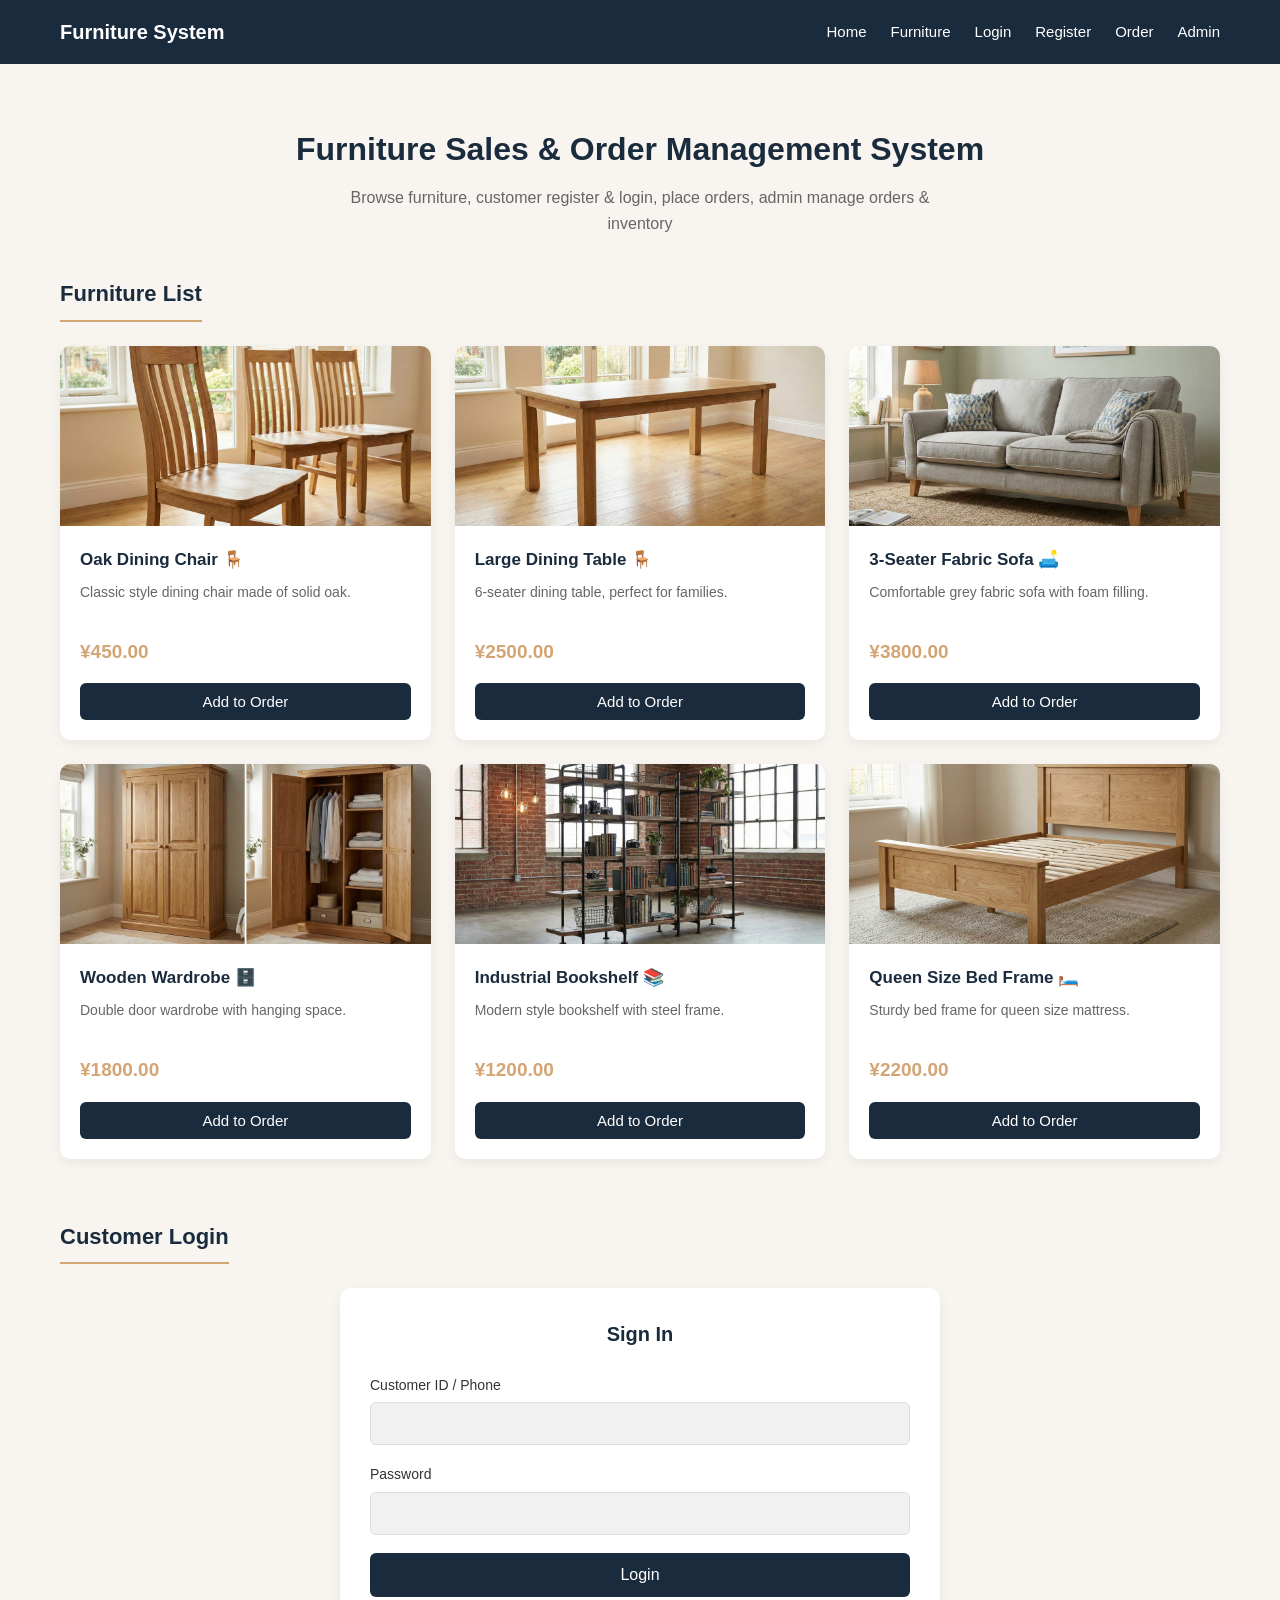
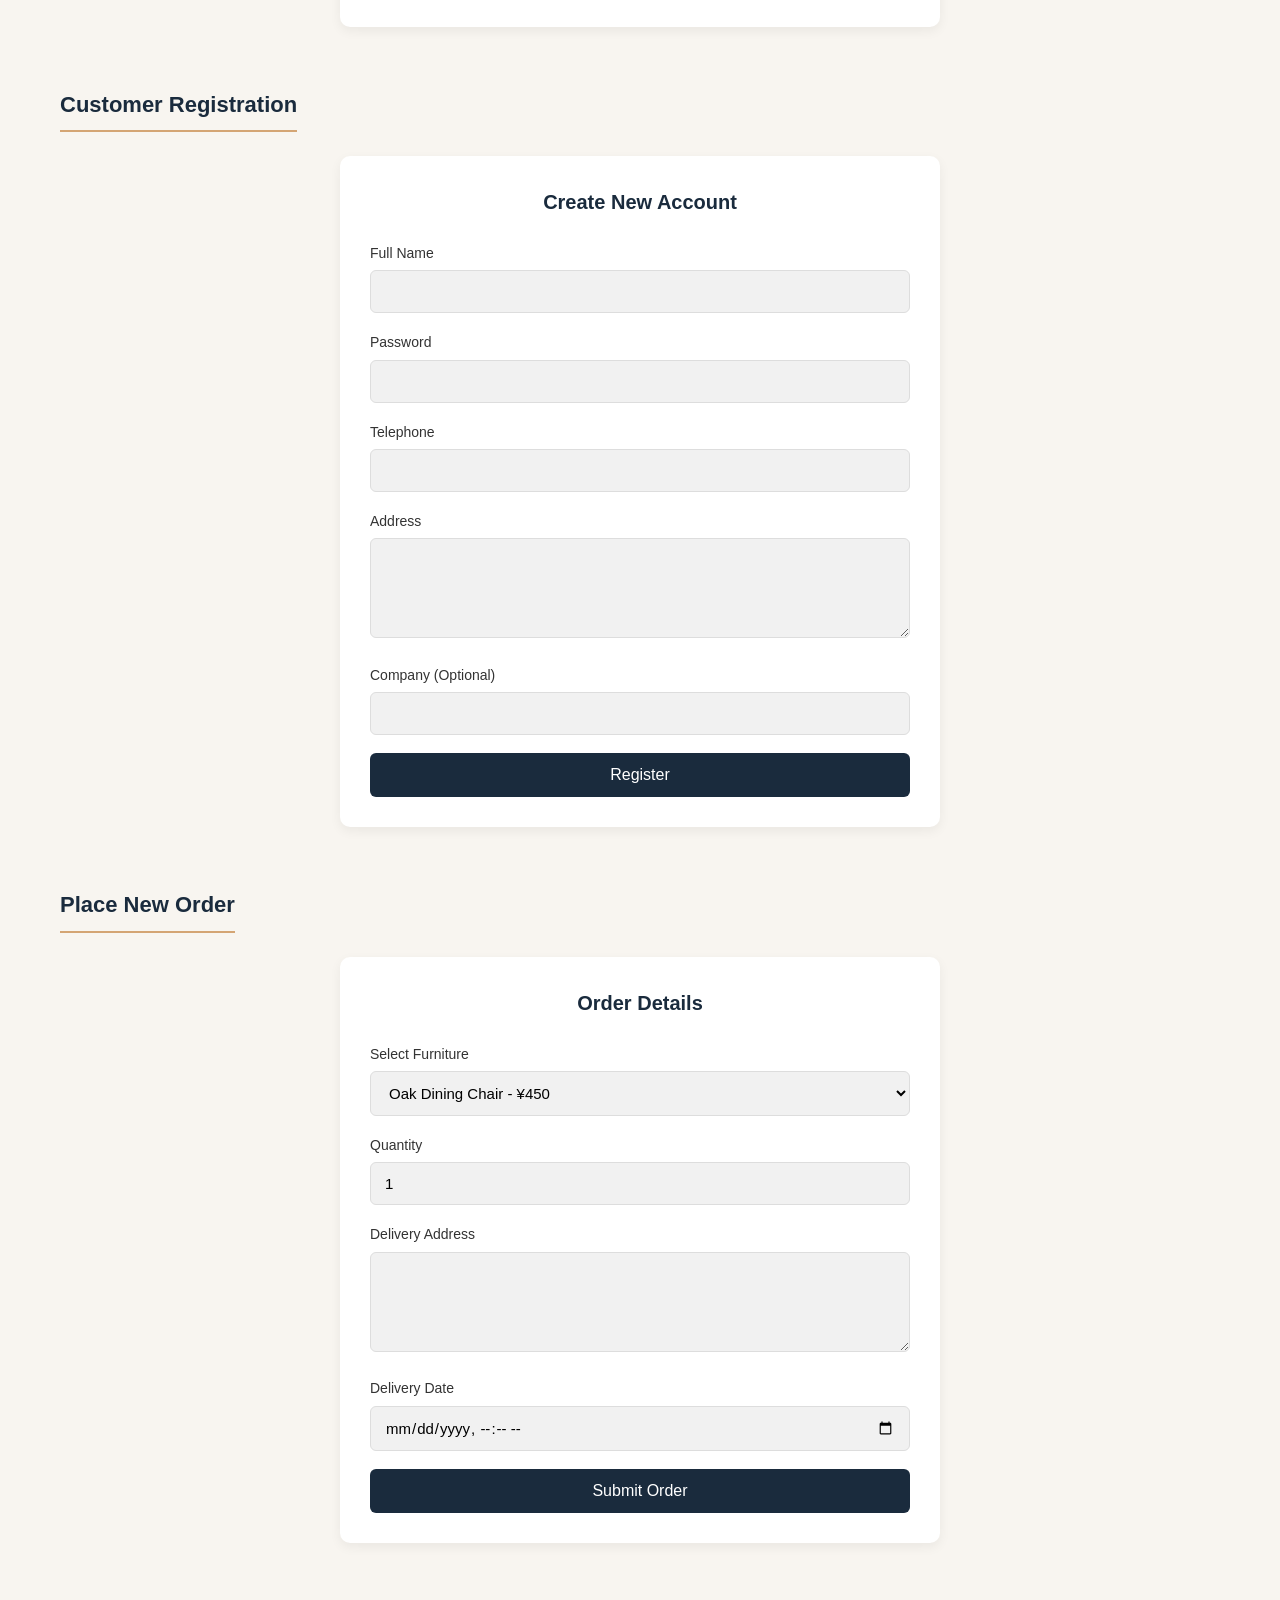
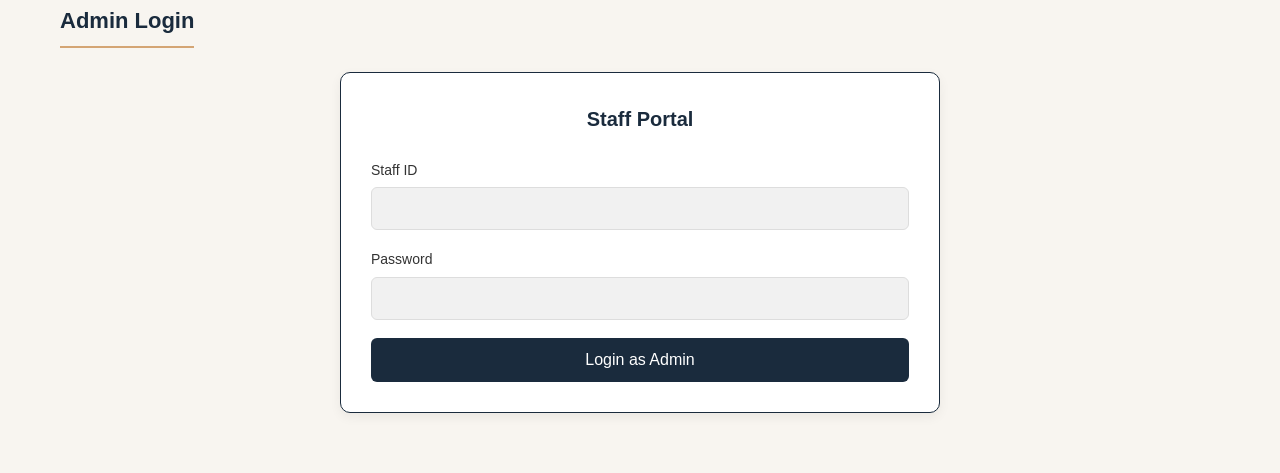
<file: 廢棄版本的參考文件/第一版/index.html>
<!DOCTYPE html>
<html lang="en">
<head>
  <meta charset="UTF-8">
  <meta name="viewport" content="width=device-width, initial-scale=1.0">
  <title>Furniture Sales Management System</title>
  <style>
    * {
      margin: 0;
      padding: 0;
      box-sizing: border-box;
      font-family: 'Segoe UI', Roboto, Helvetica, Arial, sans-serif;
    }

    :root {
      --primary: #1a2b3d;
      --secondary: #d4a574;
      --light: #f8f5f0;
      --white: #fff;
      --gray: #666;
      --light-gray: #f1f1f1;
      --radius: 10px;
      --shadow: 0 4px 12px rgba(0,0,0,0.06);
      --transition: 0.3s ease;
    }

    body {
      background: var(--light);
      color: #333;
      line-height: 1.6;
    }

    .container {
      max-width: 1200px;
      margin: 0 auto;
      padding: 0 20px;
    }

    nav {
      background: var(--primary);
      padding: 16px 0;
      position: sticky;
      top: 0;
      z-index: 99;
    }

    .nav-inner {
      display: flex;
      justify-content: space-between;
      align-items: center;
    }

    .logo {
      color: var(--white);
      font-size: 20px;
      font-weight: 600;
    }

    .nav-links {
      display: flex;
      gap: 24px;
      list-style: none;
    }

    .nav-links a {
      color: var(--white);
      text-decoration: none;
      font-size: 15px;
      transition: var(--transition);
    }

    .nav-links a:hover {
      color: var(--secondary);
    }

    .hero {
      text-align: center;
      padding: 60px 0 40px;
    }

    .hero h1 {
      font-size: 32px;
      color: var(--primary);
      margin-bottom: 10px;
    }

    .hero p {
      color: var(--gray);
      max-width: 600px;
      margin: 0 auto;
    }

    .section {
      margin-bottom: 60px;
    }

    .section-title {
      font-size: 22px;
      font-weight: 600;
      color: var(--primary);
      margin-bottom: 24px;
      padding-bottom: 8px;
      border-bottom: 2px solid var(--secondary);
      display: inline-block;
    }

    .furniture-grid {
      display: grid;
      grid-template-columns: repeat(auto-fill, minmax(280px, 1fr));
      gap: 24px;
    }

    .card {
      background: var(--white);
      border-radius: var(--radius);
      overflow: hidden;
      box-shadow: var(--shadow);
      transition: var(--transition);
    }

    .card:hover {
      transform: translateY(-6px);
      box-shadow: 0 8px 20px rgba(0,0,0,0.08);
    }

    .card-img {
      /*width: 100%;*/
      /*height: 180px;*/
      /*object-fit: cover;*/
      /*background: #eae2d8;*/
      /*display: grid;*/
      /*place-items: center;*/
      /*font-size: 40px;*/
      /*color: var(--primary);*/
      height: 180px;
      overflow: hidden; /* 防止图片溢出容器 */
    }

    .card-img img {
      width: 100%;
      height: 100%;
      object-fit: cover; /* 保持比例，填满容器，超出部分裁剪 */
    }

    .card-body {
      padding: 20px;
    }

    .card-title {
      font-size: 17px;
      font-weight: 600;
      margin-bottom: 8px;
      color: var(--primary);
    }

    .card-desc {
      font-size: 14px;
      color: var(--gray);
      height: 44px;
      overflow: hidden;
      margin-bottom: 12px;
    }

    .card-price {
      font-size: 19px;
      font-weight: 700;
      color: var(--secondary);
      margin-bottom: 16px;
    }

    .card-btn {
      display: block;
      width: 100%;
      padding: 10px;
      background: var(--primary);
      color: var(--white);
      text-align: center;
      border: none;
      border-radius: 6px;
      cursor: pointer;
      transition: var(--transition);
      font-size: 15px;
    }

    .card-btn:hover {
      background: var(--secondary);
      color: var(--primary);
    }

    .form-box {
      background: var(--white);
      max-width: 600px;
      margin: 0 auto;
      padding: 30px;
      border-radius: var(--radius);
      box-shadow: var(--shadow);
    }

    .form-title {
      font-size: 20px;
      font-weight: 600;
      text-align: center;
      margin-bottom: 24px;
      color: var(--primary);
    }

    .form-group {
      margin-bottom: 18px;
    }

    .form-group label {
      display: block;
      margin-bottom: 6px;
      font-size: 14px;
      font-weight: 500;
    }

    .form-control {
      width: 100%;
      padding: 12px 14px;
      border: 1px solid #ddd;
      border-radius: 6px;
      font-size: 15px;
      background: var(--light-gray);
      transition: var(--transition);
    }

    .form-control:focus {
      outline: none;
      border-color: var(--secondary);
      background: var(--white);
    }

    textarea.form-control {
      min-height: 100px;
      resize: vertical;
    }

    .btn-submit {
      width: 100%;
      padding: 13px;
      background: var(--primary);
      color: var(--white);
      border: none;
      border-radius: 6px;
      font-size: 16px;
      font-weight: 500;
      cursor: pointer;
      transition: var(--transition);
    }

    .btn-submit:hover {
      background: var(--secondary);
      color: #111;
    }

    .admin-box {
      border: 1px solid var(--primary);
    }

    @media (max-width: 768px) {
      .nav-inner {
        flex-direction: column;
        gap: 12px;
      }
      .nav-links {
        flex-wrap: wrap;
        justify-content: center;
        gap: 14px;
      }
      .hero h1 {
        font-size: 26px;
      }
    }
  </style>
</head>
<body>

<nav>
  <div class="container nav-inner">
    <div class="logo">Furniture System</div>
    <ul class="nav-links">
      <li><a href="#home">Home</a></li>
      <li><a href="#furniture">Furniture</a></li>
      <li><a href="#login">Login</a></li>
      <li><a href="#register">Register</a></li>
      <li><a href="#order">Order</a></li>
      <li><a href="#admin">Admin</a></li>
    </ul>
  </div>
</nav>

<div class="container">
  <section class="hero" id="home">
    <h1>Furniture Sales & Order Management System</h1>
    <p>Browse furniture, customer register & login, place orders, admin manage orders & inventory</p>
  </section>

  <!-- Furniture List -->
  <section class="section" id="furniture">
    <h2 class="section-title">Furniture List</h2>
    <div class="furniture-grid">

      <div class="card">
        <div class="card-img">
          <img src="Sample_furntiure_images/1.png" alt="Oak Dining Chair">
        </div>
        <div class="card-body">
          <h3 class="card-title">Oak Dining Chair 🪑</h3>
          <p class="card-desc">Classic style dining chair made of solid oak.</p>
          <div class="card-price">¥450.00</div>
          <button class="card-btn">Add to Order</button>
        </div>
      </div>

      <div class="card">
        <div class="card-img">
          <img src="Sample_furntiure_images/2.png" alt="Large Dining Table">
        </div>
        <div class="card-body">
          <h3 class="card-title">Large Dining Table 🪑</h3>
          <p class="card-desc">6-seater dining table, perfect for families.</p>
          <div class="card-price">¥2500.00</div>
          <button class="card-btn">Add to Order</button>
        </div>
      </div>

      <div class="card">
        <div class="card-img">
          <img src="Sample_furntiure_images/3.png" alt="3-Seater Fabric Sofa">
        </div>
        <div class="card-body">
          <h3 class="card-title">3-Seater Fabric Sofa 🛋️</h3>
          <p class="card-desc">Comfortable grey fabric sofa with foam filling.</p>
          <div class="card-price">¥3800.00</div>
          <button class="card-btn">Add to Order</button>
        </div>
      </div>

      <div class="card">
        <div class="card-img"><img src="Sample_furntiure_images/4.png" alt="Wooden Wardrobe">
        </div>
        <div class="card-body">
          <h3 class="card-title">Wooden Wardrobe ️🗄️</h3>
          <p class="card-desc">Double door wardrobe with hanging space.</p>
          <div class="card-price">¥1800.00</div>
          <button class="card-btn">Add to Order</button>
        </div>
      </div>

      <div class="card">
        <div class="card-img"><img src="Sample_furntiure_images/5.png" alt="Industrial Bookshelf">
        </div>
        <div class="card-body">
          <h3 class="card-title">Industrial Bookshelf 📚</h3>
          <p class="card-desc">Modern style bookshelf with steel frame.</p>
          <div class="card-price">¥1200.00</div>
          <button class="card-btn">Add to Order</button>
        </div>
      </div>

      <div class="card">
        <div class="card-img"><img src="Sample_furntiure_images/6.png" alt="Queen Size Bed Frame">
        </div>
        <div class="card-body">
          <h3 class="card-title">Queen Size Bed Frame 🛏️</h3>
          <p class="card-desc">Sturdy bed frame for queen size mattress.</p>
          <div class="card-price">¥2200.00</div>
          <button class="card-btn">Add to Order</button>
        </div>
      </div>

    </div>
  </section>

  <!-- Customer Login -->
  <section class="section" id="login">
    <h2 class="section-title">Customer Login</h2>
    <div class="form-box">
      <h3 class="form-title">Sign In</h3>
      <form action="login.php" method="post">
        <div class="form-group">
          <label>Customer ID / Phone</label>
          <input type="text" class="form-control" name="cid" required>
        </div>
        <div class="form-group">
          <label>Password</label>
          <input type="password" class="form-control" name="cpassword" required>
        </div>
        <button type="submit" class="btn-submit">Login</button>
      </form>
    </div>
  </section>

  <!-- Customer Register -->
  <section class="section" id="register">
    <h2 class="section-title">Customer Registration</h2>
    <div class="form-box">
      <h3 class="form-title">Create New Account</h3>
      <form action="register.php" method="post">
        <div class="form-group">
          <label>Full Name</label>
          <input type="text" class="form-control" name="cname" required>
        </div>
        <div class="form-group">
          <label>Password</label>
          <input type="password" class="form-control" name="cpassword" required>
        </div>
        <div class="form-group">
          <label>Telephone</label>
          <input type="text" class="form-control" name="ctel" required>
        </div>
        <div class="form-group">
          <label>Address</label>
          <textarea class="form-control" name="caddr" required></textarea>
        </div>
        <div class="form-group">
          <label>Company (Optional)</label>
          <input type="text" class="form-control" name="company">
        </div>
        <button type="submit" class="btn-submit">Register</button>
      </form>
    </div>
  </section>

  <!-- Place Order -->
  <section class="section" id="order">
    <h2 class="section-title">Place New Order</h2>
    <div class="form-box">
      <h3 class="form-title">Order Details</h3>
      <form action="order.php" method="post">
        <div class="form-group">
          <label>Select Furniture</label>
          <select class="form-control" name="fid" required>
            <option value="1">Oak Dining Chair - ¥450</option>
            <option value="2">Large Dining Table - ¥2500</option>
            <option value="3">3-Seater Fabric Sofa - ¥3800</option>
            <option value="4">Wooden Wardrobe - ¥1800</option>
            <option value="5">Industrial Bookshelf - ¥1200</option>
            <option value="6">Queen Size Bed Frame - ¥2200</option>
          </select>
        </div>
        <div class="form-group">
          <label>Quantity</label>
          <input type="number" class="form-control" name="oqty" min="1" value="1" required>
        </div>
        <div class="form-group">
          <label>Delivery Address</label>
          <textarea class="form-control" name="odeliveraddress" required></textarea>
        </div>
        <div class="form-group">
          <label>Delivery Date</label>
          <input type="datetime-local" class="form-control" name="odeliverydate" required>
        </div>
        <button type="submit" class="btn-submit">Submit Order</button>
      </form>
    </div>
  </section>

  <!-- Admin Login -->
  <section class="section" id="admin">
    <h2 class="section-title">Admin Login</h2>
    <div class="form-box admin-box">
      <h3 class="form-title">Staff Portal</h3>
      <form action="admin.php" method="post">
        <div class="form-group">
          <label>Staff ID</label>
          <input type="text" class="form-control" name="sid" required>
        </div>
        <div class="form-group">
          <label>Password</label>
          <input type="password" class="form-control" name="spassword" required>
        </div>
        <button type="submit" class="btn-submit">Login as Admin</button>
      </form>
    </div>
  </section>
</div>

</body>
</html>
</file>
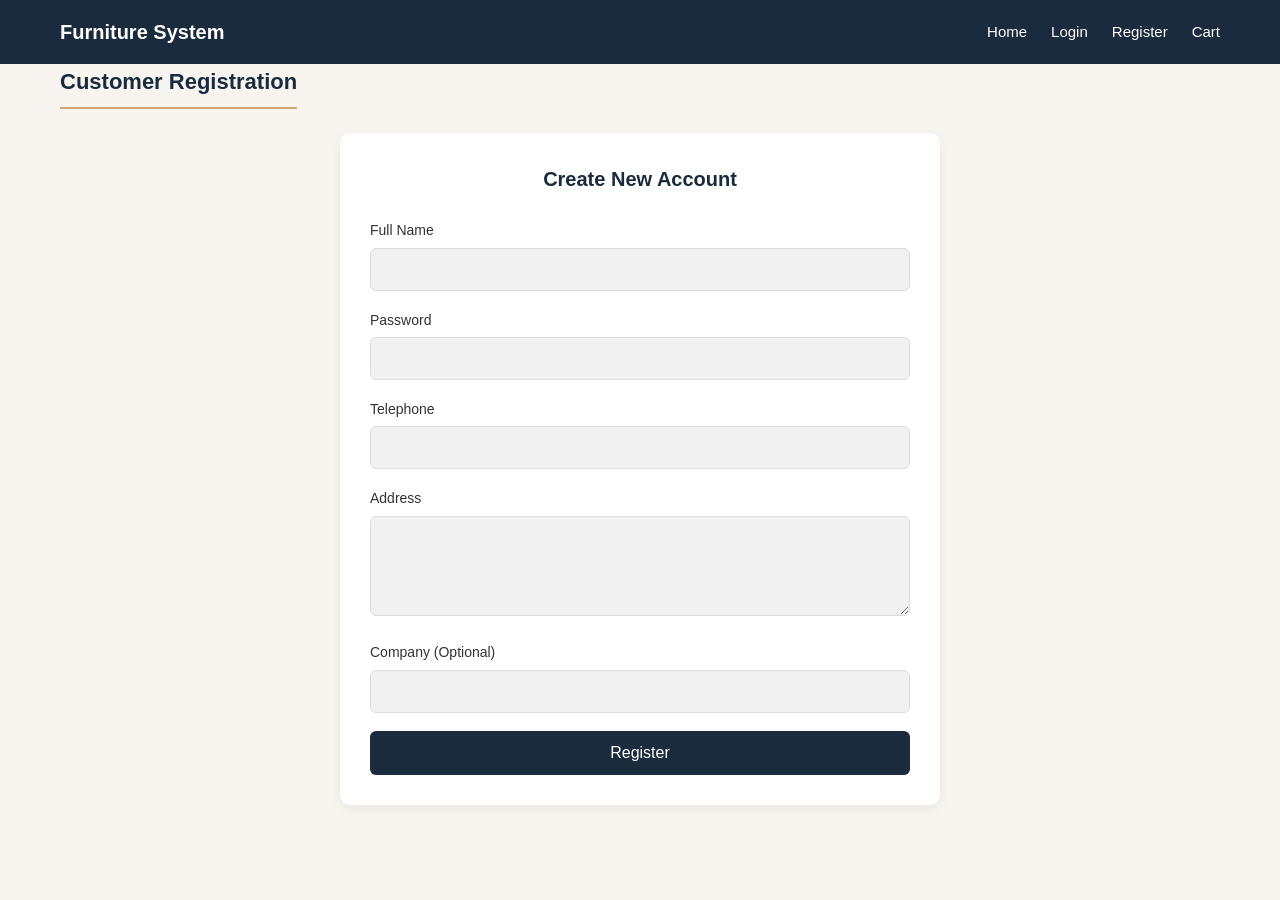
<file: register.html>
<!DOCTYPE html>
<html lang="en">

<head>
  <meta charset="UTF-8">
  <meta name="viewport" content="width=device-width, initial-scale=1.0">
  <title>Register - Furniture System</title>
  <!-- 引入全局样式 -->
  <link rel="stylesheet" href="css/style.css">
</head>

<body>

  <!-- 🔝 Navigation -->
  <nav>
    <div class="container nav-inner">
      <div class="logo">Furniture System</div>
      <ul class="nav-links">
        <li><a href="index.html">Home</a></li>
        <li><a href="login.html">Login</a></li>
        <li><a href="register.html">Register</a></li>
        <li><a href="order.html">Cart</a></li>
      </ul>
    </div>
  </nav>

  <div class="container">
    <!-- 📝 Customer Registration -->
    <section class="section" id="register">
      <h2 class="section-title">Customer Registration</h2>
      <div class="form-box">
        <h3 class="form-title">Create New Account</h3>
        <form action="register.php" method="post">
          <div class="form-group">
            <label>Full Name</label>
            <input type="text" class="form-control" name="cname" required>
          </div>
          <div class="form-group">
            <label>Password</label>
            <input type="password" class="form-control" name="cpassword" required>
          </div>
          <div class="form-group">
            <label>Telephone</label>
            <input type="text" class="form-control" name="ctel" required>
          </div>
          <div class="form-group">
            <label>Address</label>
            <textarea class="form-control" name="caddr" required></textarea>
          </div>
          <div class="form-group">
            <label>Company (Optional)</label>
            <input type="text" class="form-control" name="company">
          </div>
          <button type="submit" class="btn-submit">Register</button>
        </form>
      </div>
    </section>
  </div>

</body>

</html>
</file>
<file: css/style.css>
/* ================================
   Global Styles - style.css
   ================================ */

* {
  margin: 0;
  padding: 0;
  box-sizing: border-box;
  font-family: 'Segoe UI', Roboto, Helvetica, Arial, sans-serif;
}

:root {
  --primary: #1a2b3d;
  --secondary: #d4a574;
  --light: #f8f5f0;
  --white: #fff;
  --gray: #666;
  --light-gray: #f1f1f1;
  --radius: 10px;
  --shadow: 0 4px 12px rgba(0, 0, 0, 0.06);
  --transition: 0.3s ease;
}

body {
  background: var(--light);
  color: #333;
  line-height: 1.6;
}

.container {
  max-width: 1200px;
  margin: 0 auto;
  padding: 0 20px;
}

/* 🔝 Navigation */
nav {
  background: var(--primary);
  padding: 16px 0;
  position: sticky;
  top: 0;
  z-index: 99;
}

.nav-inner {
  display: flex;
  justify-content: space-between;
  align-items: center;
}

.logo {
  color: var(--white);
  font-size: 20px;
  font-weight: 600;
}

.nav-links {
  display: flex;
  gap: 24px;
  list-style: none;
}

.nav-links a {
  color: var(--white);
  text-decoration: none;
  font-size: 15px;
  transition: var(--transition);
}

.nav-links a:hover {
  color: var(--secondary);
}

/* 🌟 Hero Section */
.hero {
  text-align: center;
  padding: 60px 0 40px;
}

.hero h1 {
  font-size: 32px;
  color: var(--primary);
  margin-bottom: 10px;
}

.hero p {
  color: var(--gray);
  max-width: 600px;
  margin: 0 auto;
}

/* 📦 Sections */
.section {
  margin-bottom: 60px;
}

.section-title {
  font-size: 22px;
  font-weight: 600;
  color: var(--primary);
  margin-bottom: 24px;
  padding-bottom: 8px;
  border-bottom: 2px solid var(--secondary);
  display: inline-block;
}

/* 🪑 Furniture Grid */
.furniture-grid {
  display: grid;
  grid-template-columns: repeat(auto-fill, minmax(280px, 1fr));
  gap: 24px;
}

.card {
  background: var(--white);
  border-radius: var(--radius);
  overflow: hidden;
  box-shadow: var(--shadow);
  transition: var(--transition);
}

.card:hover {
  transform: translateY(-6px);
  box-shadow: 0 8px 20px rgba(0, 0, 0, 0.08);
}

.card-body select.form-control {
  margin-bottom: 16px;
}

.card-img {
  height: 180px;
  overflow: hidden;
}

.card-img img {
  width: 100%;
  height: 100%;
  object-fit: cover;
}

.card-body {
  padding: 20px;
}

.card-title {
  font-size: 17px;
  font-weight: 600;
  margin-bottom: 8px;
  color: var(--primary);
}

.card-desc {
  font-size: 14px;
  color: var(--gray);
  height: 44px;
  overflow: hidden;
  margin-bottom: 12px;
}

.card-price {
  font-size: 19px;
  font-weight: 700;
  color: var(--secondary);
  margin-bottom: 16px;
}

.card-btn {
  display: block;
  width: 100%;
  padding: 10px;
  background: var(--primary);
  color: var(--white);
  text-align: center;
  border: none;
  border-radius: 6px;
  cursor: pointer;
  transition: var(--transition);
  font-size: 15px;
}

.card-btn:hover {
  background: var(--secondary);
  color: var(--primary);
}


/* Cart grid adapts to page content width and centers the card */
.cart-grid {
  display: flex;
  justify-content: center;
  gap: 24px;
  padding: 12px 0;
}

/* 控制卡片宽度以匹配页面主内容区（可根据项目主容器宽度调整 max-width） */
.cart-card {
  width: 100%;
  max-width: 760px;
  /* 根据页面主内容宽度调整（例如 720~960px） */
  box-sizing: border-box;
}

/* 让按钮在卡片内靠右或居中（按需选择） */
.cart-card .card-body {
  display: flex;
  flex-direction: column;
  gap: 12px;
}

.cart-card .card-btn {
  align-self: flex-end;
  /* 右对齐 */
  /* 如果想居中改为: align-self: center; */
}

/* 响应式：窄屏时卡片占满宽度并保持内边距 */
@media (max-width: 640px) {
  .cart-card {
    padding-left: 12px;
    padding-right: 12px;
    max-width: 100%;
  }

  .cart-card .card-btn {
    align-self: stretch;
    /* 手机上按钮占满宽度 */
    text-align: center;
  }
}


/* 📝 Forms */
.form-box {
  background: var(--white);
  max-width: 600px;
  margin: 0 auto;
  padding: 30px;
  border-radius: var(--radius);
  box-shadow: var(--shadow);
}

.form-title {
  font-size: 20px;
  font-weight: 600;
  text-align: center;
  margin-bottom: 24px;
  color: var(--primary);
}

.form-group {
  margin-bottom: 18px;
}

.form-group label {
  display: block;
  margin-bottom: 6px;
  font-size: 14px;
  font-weight: 500;
}

.form-control {
  width: 100%;
  padding: 12px 14px;
  border: 1px solid #ddd;
  border-radius: 6px;
  font-size: 15px;
  background: var(--light-gray);
  transition: var(--transition);
}

.form-control:focus {
  outline: none;
  border-color: var(--secondary);
  background: var(--white);
}

textarea.form-control {
  min-height: 100px;
  resize: vertical;
}

.btn-submit {
  width: 100%;
  padding: 13px;
  background: var(--primary);
  color: var(--white);
  border: none;
  border-radius: 6px;
  font-size: 16px;
  font-weight: 500;
  cursor: pointer;
  transition: var(--transition);
}

.btn-submit:hover {
  background: var(--secondary);
  color: #111;
}

.admin-box {
  border: 1px solid var(--primary);
}

/* Zoom 部分 */

.zoom-container {
  position: relative;
  overflow: hidden;
  height: 180px;
}

.zoom-img {
  width: 100%;
  height: 100%;
  object-fit: cover;
  transition: transform 0.3s ease;
}

.zoom-container.active .zoom-img {
  transform: scale(2);
  /* 放大倍数 */
  cursor: crosshair;
}

.zoom-btn {
  position: absolute;
  bottom: 8px;
  right: 8px;
  padding: 6px 10px;
  font-size: 12px;
  background: rgba(0, 0, 0, 0.6);
  color: #fff;
  border: none;
  border-radius: 4px;
  cursor: pointer;
}

/* 📱 Responsive */
@media (max-width: 768px) {
  .nav-inner {
    flex-direction: column;
    gap: 12px;
  }

  .nav-links {
    flex-wrap: wrap;
    justify-content: center;
    gap: 14px;
  }

  .hero h1 {
    font-size: 26px;
  }
}

/* 数量控制小按钮，覆盖 card-btn 的全宽样式 */
.minus-btn,
.plus-btn {
  display: inline-flex;
  align-items: center;
  justify-content: center;
  width: 32px;
  height: 32px;
  padding: 0;
  font-size: 16px;
  font-weight: bold;
  vertical-align: middle;
  margin-left: 6px;
}

/* .clean-btn {
  display: inline-flex;
  align-items: center;
  justify-content: center;
  width: auto;
  height: 32px;
  padding: 0 14px;
  font-size: 14px;
  vertical-align: middle;
  margin-left: 6px;
} */
</file>
